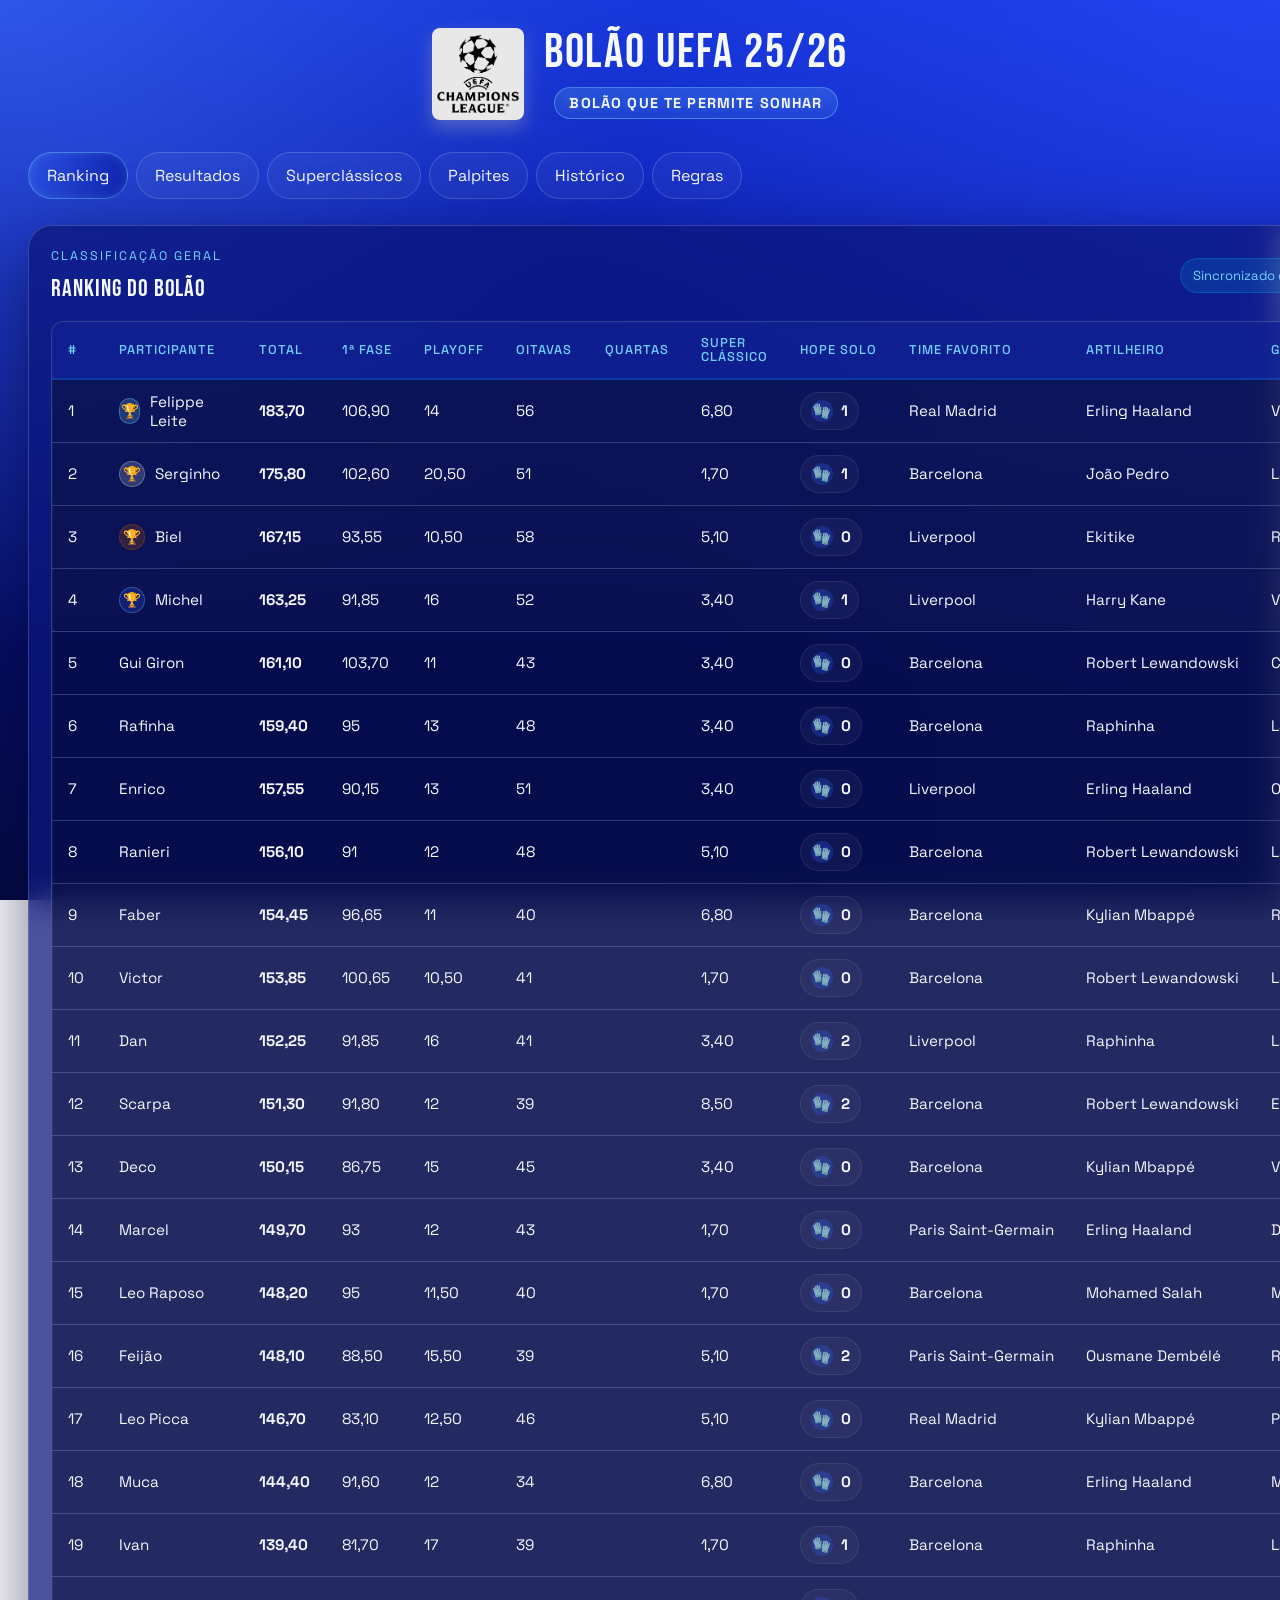
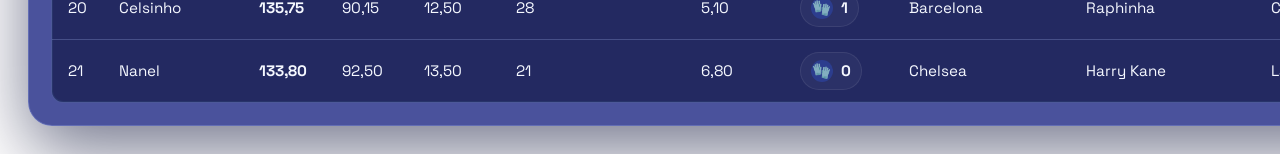
<file: index.html>
<!doctype html>
<html lang="pt-BR">
  <head>
    <meta charset="UTF-8" />
    <meta name="viewport" content="width=device-width, initial-scale=1.0" />
    <title>Bolão UEFA 25/26</title>
    <link rel="preconnect" href="https://fonts.googleapis.com" />
    <link rel="preconnect" href="https://fonts.gstatic.com" crossorigin />
    <link
      href="https://fonts.googleapis.com/css2?family=Bebas+Neue&family=Space+Grotesk:wght@400;500;700&display=swap"
      rel="stylesheet"
    />
    <link rel="stylesheet" href="./styles.css?v=41.0" />
  </head>
  <body>
    <div class="app-shell">
      <header class="topbar">
        <div class="brand-block">
          <img src="assets/champions-league-mark.png" alt="UEFA Champions League" class="brand-logo" />
          <div>
            <h1 class="brand-title">BOLÃO UEFA 25/26</h1>
            <p class="brand-subtitle brand-motto">BOLÃO QUE TE PERMITE SONHAR</p>
          </div>
        </div>
        <div class="topbar-actions">
          <div id="user-summary" class="user-mini"></div>
          <button id="logout-button" class="ghost-button topbar-button" type="button">Logout</button>
        </div>
      </header>

      <main class="layout">
        <aside class="sidebar">
          <section class="card">
            <h2>Premiações</h2>
            <div id="awards"></div>
          </section>

          <section class="card">
            <h2>Regras rápidas</h2>
            <ul class="compact-list" id="rules-list"></ul>
          </section>
        </aside>

        <section class="content">
          <section class="tabs-bar main-tabs-bar">
            <button id="tab-ranking" class="tab-button is-active" type="button">Ranking</button>
            <button id="tab-results" class="tab-button" type="button">Resultados</button>
            <button id="tab-superclassic" class="tab-button" type="button">Superclássicos</button>
            <button id="tab-predictions" class="tab-button" type="button">Palpites</button>
            <button id="tab-history" class="tab-button" type="button">Histórico</button>
            <button id="tab-rules" class="tab-button" type="button">Regras</button>
            <div class="mobile-tab-picker">
              <label class="sr-only" for="mobile-tab-select">Abrir aba</label>
              <select id="mobile-tab-select">
                <option value="ranking">Ranking</option>
                <option value="results">Resultados</option>
                <option value="superclassic">Superclássicos</option>
                <option value="predictions">Palpites</option>
                <option value="history">Histórico</option>
                <option value="rules">Regras</option>
              </select>
            </div>
          </section>

          <section id="panel-ranking" class="tab-panel is-active">

          <section class="card">
            <div class="section-heading">
              <div>
                <p class="eyebrow">Classificação geral</p>
                <h2>Ranking do bolão</h2>
              </div>
              <span class="tag">Sincronizado com a planilha oficial</span>
            </div>
            <div class="ranking-mobile-view-switch" role="group" aria-label="Alternar visualização do ranking">
              <button id="ranking-view-table-btn" class="tab-button is-active" type="button">Tabela</button>
              <button id="ranking-view-cards-btn" class="tab-button" type="button">Cards</button>
            </div>
            <div class="table-wrap">
              <table class="dashboard-table is-wide">
                <thead>
                  <tr>
                    <th>#</th>
                    <th>Participante</th>
                    <th>Total</th>
                    <th>1ª fase</th>
                    <th>Playoff</th>
                    <th>Oitavas</th>
                    <th>Quartas</th>
                    <th class="ranking-col-superclassic">
                      <span>Super</span>
                      <span>clássico</span>
                    </th>
                    <th>Hope Solo</th>
                    <th>Time favorito</th>
                    <th>Artilheiro</th>
                    <th>Garçom</th>
                  </tr>
                </thead>
                <tbody id="ranking-table"></tbody>
              </table>
            </div>
            <div id="ranking-cards" class="ranking-cards-mobile"></div>
          </section>

          </section>

          <section id="panel-results" class="tab-panel">
            <section class="card">
              <div class="section-heading">
                <div>
                  <p class="eyebrow">Situação Oficial</p>
                  <h2 style="display: flex; align-items: center; gap: 8px">
                    Top 8 da primeira fase
                  </h2>
                </div>
                <span class="tag">Atualizado da UEFA</span>
              </div>
              <div id="top-8-grid" class="top-8-grid"></div>
            </section>

            <section class="card">
              <div class="section-heading">
                <div>
                  <p class="eyebrow">Fechamento da temporada</p>
                  <h2>Campeão, Artilheiro e Garçom oficiais</h2>
                </div>
                <span class="tag">Consulta oficial via Forms</span>
              </div>
              <div id="tournament-outcome-panel" class="rules-panel"></div>
            </section>

            <section class="card">
              <div class="section-heading">
                <div>
                  <p class="eyebrow">Histórico de jogos</p>
                  <h2>Acompanhamento dos Resultados</h2>
                </div>
                <span class="tag">Rodada por Rodada</span>
              </div>
              <div id="results-tabs" class="predictions-tabs" style="margin-bottom: 24px;"></div>
              <div id="matches-list"></div>
            </section>
          </section>

          <section id="panel-superclassic" class="tab-panel">
            <section class="card">
              <div class="section-heading">
                <div>
                  <p class="eyebrow">Pontuação adicional</p>
                  <h2>Superclássicos</h2>
                </div>
                <span class="tag">Base inicial vinda do Forms salvo na pasta</span>
              </div>
              <div id="superclassic-panel" class="rules-panel"></div>
            </section>
          </section>

          <section id="panel-history" class="tab-panel">
            <section class="history-layout">
            <section class="card">
              <div class="section-heading">
                <div>
                  <p class="eyebrow">Memória do bolão</p>
                  <h2>Histórico dos últimos vencedores</h2>
                </div>
                <span class="tag">Base oficial do bolão</span>
              </div>
              <div class="table-wrap">
                <table class="dashboard-table is-wide">
                  <thead>
                    <tr>
                      <th>Temporada</th>
                      <th>Taça Guanabara</th>
                      <th>1º</th>
                      <th>2º</th>
                      <th>3º</th>
                      <th>4º</th>
                      <th>Participantes</th>
                    </tr>
                  </thead>
                  <tbody id="history-table"></tbody>
                </table>
              </div>
            </section>

            <section class="card hall-card">
              <div class="section-heading">
                <div>
                  <p class="eyebrow">Legado</p>
                  <h2>Hall da Fama</h2>
                </div>
              </div>
              <div id="hall-of-fame"></div>
            </section>
            </section>
          </section>

          <section id="panel-predictions" class="tab-panel">
            <section class="card">
              <div class="section-heading">
                <div>
                  <p class="eyebrow">Consulta estruturada</p>
                  <h2>Palpites da galera</h2>
                </div>
                <span class="tag">Consulta por participante até as oitavas</span>
              </div>
              <div id="predictions-consultation" class="predictions-consultation"></div>
            </section>


          </section>

          <section id="panel-rules" class="tab-panel">
            <section class="card">
              <div class="section-heading">
                <div>
                  <p class="eyebrow">Consulta oficial</p>
                  <h2>Regras do bolão</h2>
                </div>
                <span class="tag">Disponível para todos os participantes</span>
              </div>
              <div id="rules-panel" class="rules-panel"></div>
            </section>
          </section>
        </section>
      </main>
    </div>

    <div id="login-modal" class="login-modal hidden">
      <form id="login-form" class="login-card">
        <p class="eyebrow">Acesso livre</p>
        <h2>Identificar participante</h2>
        <p class="login-copy">
          No primeiro acesso, use a senha inicial comum do bolão. Antes de enviar palpites das
          quartas, a troca para senha pessoal é obrigatória.
        </p>
        <p id="login-mode-hint" class="muted"></p>
        <div id="login-email-group" class="input-group" style="margin-bottom: 12px; display: none">
          <label for="login-email">E-mail</label>
          <input type="email" id="login-email" placeholder="seuemail@exemplo.com" autocomplete="email" />
        </div>
        <div id="login-password-group" class="input-group" style="margin-bottom: 12px; display: none">
          <label for="login-password">Senha</label>
          <input type="password" id="login-password" placeholder="Digite sua senha" autocomplete="current-password" />
        </div>
        <button id="forgot-password-button" class="ghost-button" type="button" style="margin-top: 8px; display: none">
          Esqueci a senha
        </button>
        <div id="login-participant-group" class="input-group" style="margin-bottom:24px">
          <label for="login-user">Seu nome de palpiteiro</label>
          <input type="text" id="login-user" list="participant-list" placeholder="Digite ou selecione..." autocomplete="off" />
          <datalist id="participant-list"></datalist>
        </div>

        <button class="primary-button" type="submit">Continuar</button>
        <button id="skip-login-button" class="ghost-button" type="button">Entrar sem identificar</button>
        <p id="login-feedback" class="feedback"></p>
      </form>
    </div>

    <script src="./league-phase.js?v=30.0"></script>
    <script src="./api/ranking.js?v=40.0"></script>
    <script src="./api/matches.js?v=39.0"></script>
    <script src="./data.js?v=41.0"></script>
    <script src="./results-data.js?v=32.0"></script>
    <script src="./superclassicos.js?v=38.0"></script>
    <script src="./app.js?v=77.0"></script>
  </body>
</html>
</file>
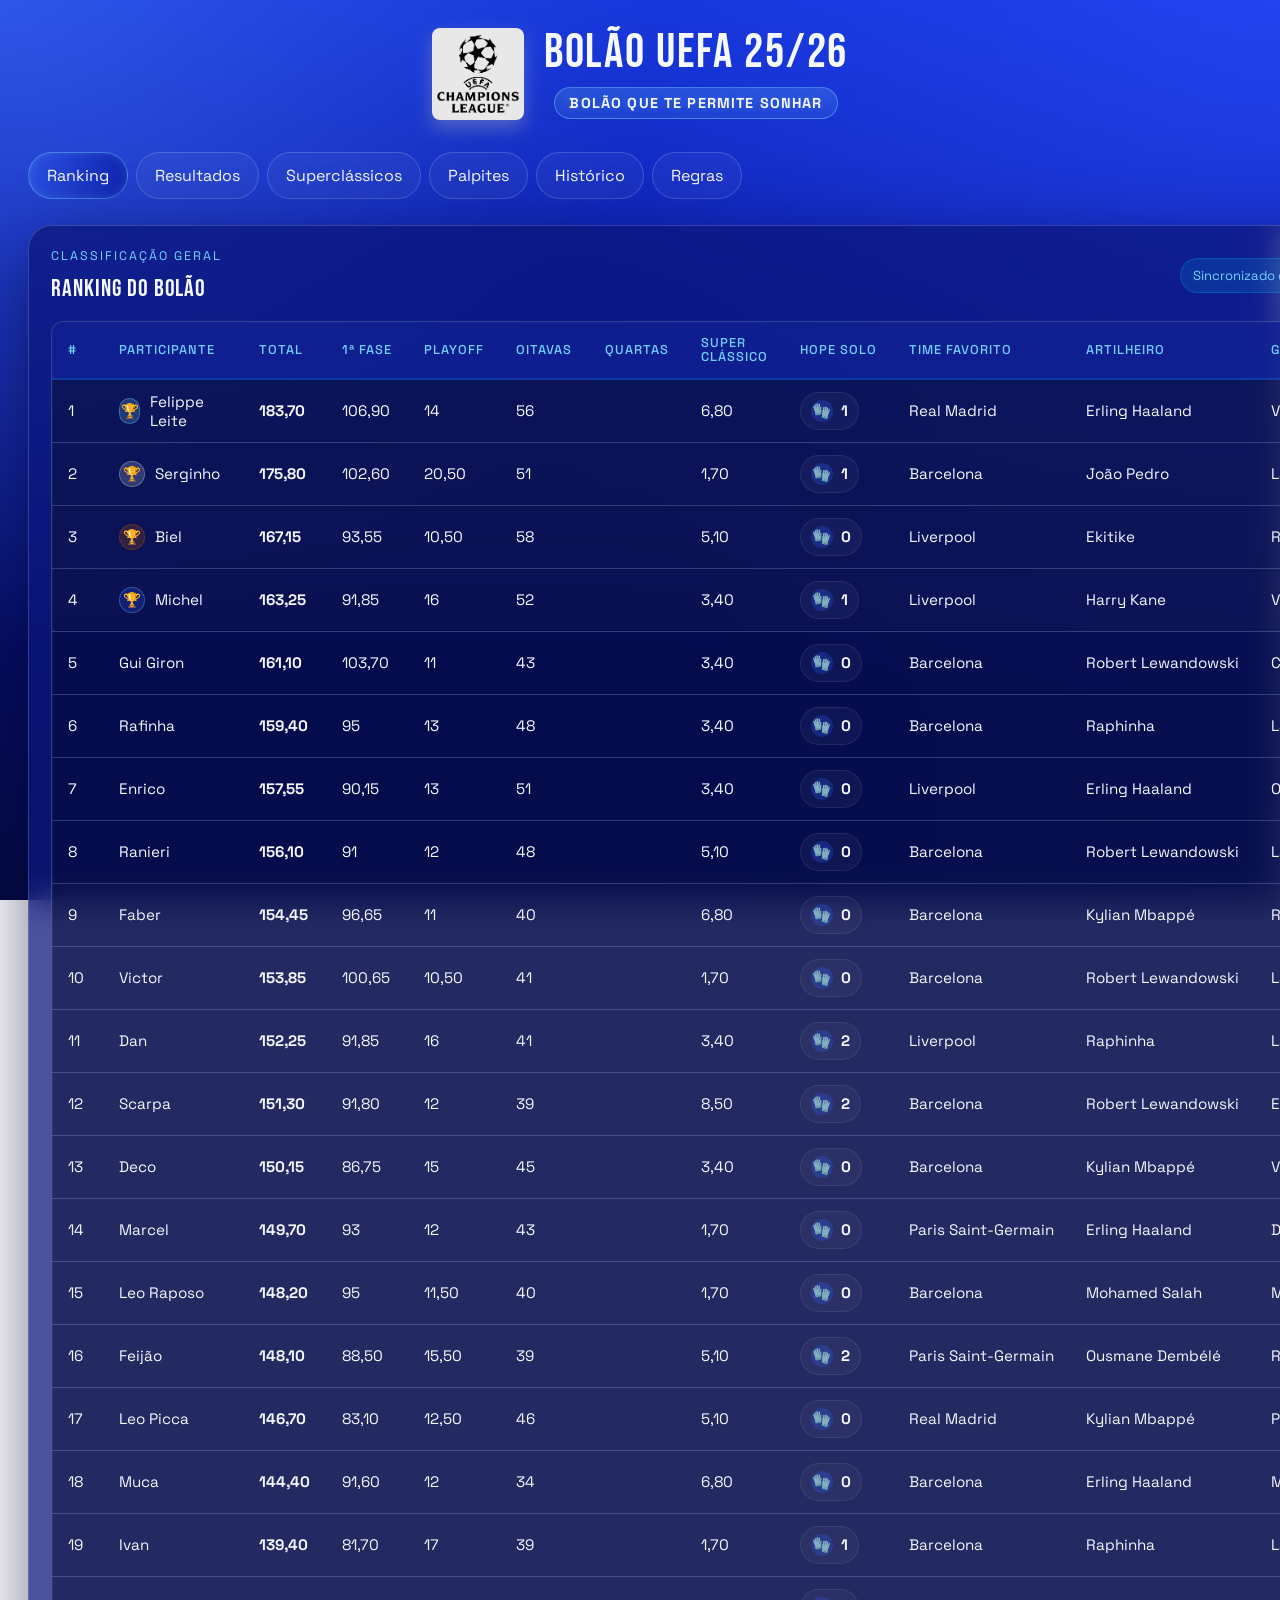
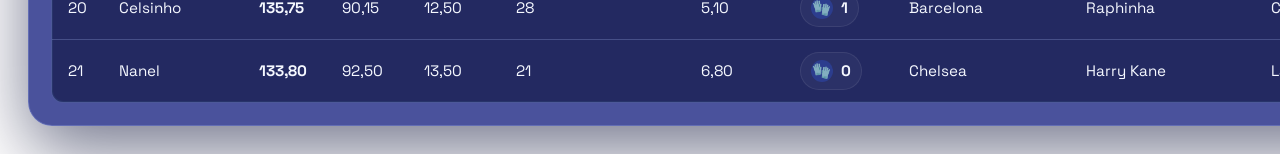
<file: login/index.html>
<!doctype html>
<html lang="pt-BR">
  <head>
    <meta charset="UTF-8" />
    <meta name="viewport" content="width=device-width, initial-scale=1.0" />
    <title>Bolão UEFA 25/26 • Login</title>
    <link rel="preconnect" href="https://fonts.googleapis.com" />
    <link rel="preconnect" href="https://fonts.gstatic.com" crossorigin />
    <link
      href="https://fonts.googleapis.com/css2?family=Bebas+Neue&family=Space+Grotesk:wght@400;500;700&display=swap"
      rel="stylesheet"
    />
    <link rel="stylesheet" href="../styles.css?v=41.0" />
  </head>
  <body>
    <div class="app-shell">
      <header class="topbar">
        <div class="brand-block">
          <img src="../assets/champions-league-mark.png" alt="UEFA Champions League" class="brand-logo" />
          <div>
            <h1 class="brand-title">BOLÃO UEFA 25/26</h1>
            <p class="brand-subtitle brand-motto">BOLÃO QUE TE PERMITE SONHAR</p>
          </div>
        </div>
        <div class="topbar-actions">
          <div id="user-summary" class="user-mini"></div>
          <button id="logout-button" class="ghost-button topbar-button" type="button">Logout</button>
        </div>
      </header>

      <main class="layout">
        <aside class="sidebar">
          <section class="card">
            <h2>Premiações</h2>
            <div id="awards"></div>
          </section>

          <section class="card">
            <h2>Regras rápidas</h2>
            <ul class="compact-list" id="rules-list"></ul>
          </section>
        </aside>

        <section class="content">
          <section class="tabs-bar main-tabs-bar">
            <button id="tab-ranking" class="tab-button is-active" type="button">Ranking</button>
            <button id="tab-results" class="tab-button" type="button">Resultados</button>
            <button id="tab-superclassic" class="tab-button" type="button">Superclássicos</button>
            <button id="tab-predictions" class="tab-button" type="button">Palpites</button>
            <button id="tab-history" class="tab-button" type="button">Histórico</button>
            <button id="tab-rules" class="tab-button" type="button">Regras</button>
            <div class="mobile-tab-picker">
              <label class="sr-only" for="mobile-tab-select">Abrir aba</label>
              <select id="mobile-tab-select">
                <option value="ranking">Ranking</option>
                <option value="results">Resultados</option>
                <option value="superclassic">Superclássicos</option>
                <option value="predictions">Palpites</option>
                <option value="history">Histórico</option>
                <option value="rules">Regras</option>
              </select>
            </div>
          </section>

          <section id="panel-ranking" class="tab-panel is-active">

          <section class="card">
            <div class="section-heading">
              <div>
                <p class="eyebrow">Classificação geral</p>
                <h2>Ranking do bolão</h2>
              </div>
              <span class="tag">Sincronizado com a planilha oficial</span>
            </div>
            <div class="ranking-mobile-view-switch" role="group" aria-label="Alternar visualização do ranking">
              <button id="ranking-view-table-btn" class="tab-button is-active" type="button">Tabela</button>
              <button id="ranking-view-cards-btn" class="tab-button" type="button">Cards</button>
            </div>
            <div class="table-wrap">
              <table class="dashboard-table is-wide">
                <thead>
                  <tr>
                    <th>#</th>
                    <th>Participante</th>
                    <th>Total</th>
                    <th>1ª fase</th>
                    <th>Playoff</th>
                    <th>Oitavas</th>
                    <th>Quartas</th>
                    <th class="ranking-col-superclassic">
                      <span>Super</span>
                      <span>clássico</span>
                    </th>
                    <th>Hope Solo</th>
                    <th>Time favorito</th>
                    <th>Artilheiro</th>
                    <th>Garçom</th>
                  </tr>
                </thead>
                <tbody id="ranking-table"></tbody>
              </table>
            </div>
            <div id="ranking-cards" class="ranking-cards-mobile"></div>
          </section>

          </section>

          <section id="panel-results" class="tab-panel">
            <section class="card">
              <div class="section-heading">
                <div>
                  <p class="eyebrow">Situação Oficial</p>
                  <h2 style="display: flex; align-items: center; gap: 8px">
                    Top 8 da primeira fase
                  </h2>
                </div>
                <span class="tag">Atualizado da UEFA</span>
              </div>
              <div id="top-8-grid" class="top-8-grid"></div>
            </section>

            <section class="card">
              <div class="section-heading">
                <div>
                  <p class="eyebrow">Fechamento da temporada</p>
                  <h2>Campeão, Artilheiro e Garçom oficiais</h2>
                </div>
                <span class="tag">Consulta oficial via Forms</span>
              </div>
              <div id="tournament-outcome-panel" class="rules-panel"></div>
            </section>

            <section class="card">
              <div class="section-heading">
                <div>
                  <p class="eyebrow">Histórico de jogos</p>
                  <h2>Acompanhamento dos Resultados</h2>
                </div>
                <span class="tag">Rodada por Rodada</span>
              </div>
              <div id="results-tabs" class="predictions-tabs" style="margin-bottom: 24px;"></div>
              <div id="matches-list"></div>
            </section>
          </section>

          <section id="panel-superclassic" class="tab-panel">
            <section class="card">
              <div class="section-heading">
                <div>
                  <p class="eyebrow">Pontuação adicional</p>
                  <h2>Superclássicos</h2>
                </div>
                <span class="tag">Base inicial vinda do Forms salvo na pasta</span>
              </div>
              <div id="superclassic-panel" class="rules-panel"></div>
            </section>
          </section>

          <section id="panel-history" class="tab-panel">
            <section class="history-layout">
            <section class="card">
              <div class="section-heading">
                <div>
                  <p class="eyebrow">Memória do bolão</p>
                  <h2>Histórico dos últimos vencedores</h2>
                </div>
                <span class="tag">Base oficial do bolão</span>
              </div>
              <div class="table-wrap">
                <table class="dashboard-table is-wide">
                  <thead>
                    <tr>
                      <th>Temporada</th>
                      <th>Taça Guanabara</th>
                      <th>1º</th>
                      <th>2º</th>
                      <th>3º</th>
                      <th>4º</th>
                      <th>Participantes</th>
                    </tr>
                  </thead>
                  <tbody id="history-table"></tbody>
                </table>
              </div>
            </section>

            <section class="card hall-card">
              <div class="section-heading">
                <div>
                  <p class="eyebrow">Legado</p>
                  <h2>Hall da Fama</h2>
                </div>
              </div>
              <div id="hall-of-fame"></div>
            </section>
            </section>
          </section>

          <section id="panel-predictions" class="tab-panel">
            <section class="card">
              <div class="section-heading">
                <div>
                  <p class="eyebrow">Participação</p>
                  <h2>Preencher palpites das quartas</h2>
                </div>
                <span class="tag">Fluxo paralelo via Supabase</span>
              </div>
              <form id="qf-predict-form"></form>
              <div id="qf-forms-panel"></div>
            </section>

            <section class="card">
              <div class="section-heading">
                <div>
                  <p class="eyebrow">Consulta estruturada</p>
                  <h2>Palpites da galera</h2>
                </div>
                <span class="tag">Consulta por participante até as oitavas</span>
              </div>
              <div id="predictions-consultation" class="predictions-consultation"></div>
            </section>


          </section>

          <section id="panel-rules" class="tab-panel">
            <section class="card">
              <div class="section-heading">
                <div>
                  <p class="eyebrow">Consulta oficial</p>
                  <h2>Regras do bolão</h2>
                </div>
                <span class="tag">Disponível para todos os participantes</span>
              </div>
              <div id="rules-panel" class="rules-panel"></div>
            </section>
          </section>
        </section>
      </main>
    </div>

    <div id="login-modal" class="login-modal hidden">
      <form id="login-form" class="login-card">
        <p class="eyebrow">Acesso livre</p>
        <h2>Identificar participante</h2>
        <p class="login-copy">
          No primeiro acesso, use a senha inicial comum do bolão. Antes de enviar palpites das
          quartas, a troca para senha pessoal é obrigatória.
        </p>
        <p id="login-mode-hint" class="muted"></p>
        <div id="login-email-group" class="input-group" style="margin-bottom: 12px; display: none">
          <label for="login-email">E-mail</label>
          <input type="email" id="login-email" placeholder="seuemail@exemplo.com" autocomplete="email" />
        </div>
        <div id="login-password-group" class="input-group" style="margin-bottom: 12px; display: none">
          <label for="login-password">Senha</label>
          <input type="password" id="login-password" placeholder="Digite sua senha" autocomplete="current-password" />
        </div>
        <button id="forgot-password-button" class="ghost-button" type="button" style="margin-top: 8px; display: none">
          Esqueci a senha
        </button>
        <div id="login-participant-group" class="input-group" style="margin-bottom:24px">
          <label for="login-user">Seu nome de palpiteiro</label>
          <input type="text" id="login-user" list="participant-list" placeholder="Digite ou selecione..." autocomplete="off" />
          <datalist id="participant-list"></datalist>
        </div>

        <button class="primary-button" type="submit">Continuar</button>
        <button id="skip-login-button" class="ghost-button" type="button">Entrar sem identificar</button>
        <p id="login-feedback" class="feedback"></p>
      </form>
    </div>

    <script src="../league-phase.js?v=30.0"></script>
    <script src="../api/ranking.js?v=40.0"></script>
    <script src="../api/matches.js?v=39.0"></script>
    <script src="../data.js?v=41.0"></script>
    <script src="./supabase-config.js?v=1.0"></script>
    <script src="../results-data.js?v=32.0"></script>
    <script src="../superclassicos.js?v=38.0"></script>
    <script src="../app.js?v=77.0"></script>
  </body>
</html>
</file>
<file: styles.css>
:root {
  --bg: #050d5c;
  --bg-soft: #1f3eff;
  --panel: rgba(12, 22, 122, 0.74);
  --panel-strong: rgba(22, 44, 188, 0.86);
  --line: rgba(178, 201, 255, 0.24);
  --text: #f5f8ff;
  --muted: #b7c8ff;
  --accent: #75d1ff;
  --accent-strong: #00ff87; /* Vibrant green for exact/success */
  --danger: #ff4757;
  --shadow: 0 24px 70px rgba(2, 8, 48, 0.55);
  --glass-blur: blur(16px);
}

* {
  box-sizing: border-box;
}

html {
  -webkit-text-size-adjust: 100%;
  text-size-adjust: 100%;
}

.sr-only {
  position: absolute;
  width: 1px;
  height: 1px;
  padding: 0;
  margin: -1px;
  overflow: hidden;
  clip: rect(0, 0, 0, 0);
  white-space: nowrap;
  border: 0;
}

body {
  margin: 0;
  min-height: 100vh;
  font-family: "Space Grotesk", sans-serif;
  color: var(--text);
  background:
    radial-gradient(circle at top left, rgba(83, 133, 255, 0.42), transparent 42%),
    radial-gradient(circle at top right, rgba(43, 77, 255, 0.6), transparent 52%),
    radial-gradient(circle at bottom right, rgba(117, 209, 255, 0.14), transparent 44%),
    linear-gradient(180deg, #1434d8 0%, #0b1ca6 34%, #060d62 72%, #040a42 100%);
  background-attachment: fixed;
}

button,
input,
select {
  font: inherit;
}

.app-shell {
  max-width: 1440px;
  margin: 0 auto;
  padding: 28px;
  --text: #f5f8ff;
  --muted: #b7c8ff;
}

/* Exceções pedidas: manter visual original nas abas Superclássicos e Palpites */
#panel-superclassic,
#panel-predictions {
  --text: #f5f8ff;
  --muted: #b7c8ff;
}

.topbar {
  display: flex;
  justify-content: center;
  align-items: center;
  flex-wrap: wrap;
  gap: 16px;
  margin-bottom: 32px;
  position: relative;
  text-align: center;
}

.user-mini {
  display: inline-flex;
  align-items: center;
  min-height: 38px;
  padding: 8px 12px;
  border: 1px solid var(--line);
  border-radius: 999px;
  background: rgba(255, 255, 255, 0.05);
  color: var(--text);
  font-size: 0.83rem;
}

.brand-block {
  display: flex;
  align-items: center;
  gap: 20px;
  margin: 0 auto;
}

.brand-logo {
  width: 92px;
  height: auto;
  display: block;
  border-radius: 8px;
  filter: invert(1) brightness(0.88) contrast(1.08);
  box-shadow: 0 8px 18px rgba(2, 8, 48, 0.28);
}

.brand-title {
  margin: 0;
  font-family: "Bebas Neue", sans-serif;
  font-weight: 400;
  font-size: clamp(2.4rem, 4vw, 3rem);
  line-height: 1;
  letter-spacing: 0.04em;
  color: var(--text);
}

.brand-subtitle {
  margin: 8px 0 0;
  font-size: 1rem;
  color: var(--muted);
}

.brand-motto {
  display: inline-flex;
  align-items: center;
  justify-content: center;
  margin-top: 10px;
  padding: 6px 14px;
  border-radius: 999px;
  border: 1px solid rgba(117, 209, 255, 0.42);
  background: linear-gradient(180deg, rgba(117, 209, 255, 0.2), rgba(117, 209, 255, 0.1));
  color: #f5f8ff;
  font-size: 0.9rem;
  font-weight: 700;
  letter-spacing: 0.08em;
  text-transform: uppercase;
  text-shadow: 0 0 10px rgba(117, 209, 255, 0.24);
}

.topbar-actions {
  display: flex;
  align-items: center;
  gap: 12px;
  position: absolute;
  right: 0;
  top: 50%;
  transform: translateY(-50%);
}

.topbar-button {
  margin-top: 0;
  padding: 10px 16px;
  font-size: 0.85rem;
  width: auto;
}

.hero-strip {
  margin-bottom: 20px;
}

.hero-copy-card {
  width: min(100%, 1040px);
  border: 1px solid var(--line);
  border-radius: 22px;
  background: linear-gradient(180deg, rgba(14, 32, 142, 0.8), rgba(7, 18, 88, 0.72));
  backdrop-filter: var(--glass-blur);
  -webkit-backdrop-filter: var(--glass-blur);
  box-shadow: var(--shadow);
  padding: 18px 20px;
  display: grid;
  gap: 10px;
}

.hero-copy-card h2 {
  margin: 0;
  font-family: "Bebas Neue", sans-serif;
  letter-spacing: 0.04em;
  font-weight: 400;
  font-size: clamp(1.35rem, 3.2vw, 2rem);
}

.hero {
  display: grid;
  grid-template-columns: 1.4fr 0.8fr;
  gap: 24px;
  align-items: stretch;
  margin-bottom: 24px;
}

.hero h1,
.sidebar h2,
.content h2,
.login-card h2 {
  margin: 0;
  font-family: "Bebas Neue", sans-serif;
  letter-spacing: 0.04em;
  font-weight: 400;
}

.hero h1 {
  font-size: clamp(3rem, 8vw, 5.8rem);
  line-height: 0.92;
  max-width: 9ch;
}

.competition-mark {
  width: 118px;
  margin-bottom: 14px;
}

.competition-logo {
  display: block;
  width: 100%;
  height: auto;
  filter: drop-shadow(0 18px 38px rgba(0, 212, 255, 0.14));
  object-fit: contain;
}

.hero-copy,
.panel-foot,
.login-copy,
.muted {
  color: var(--muted);
}

.hero-panel,
.card,
.login-card {
  background: var(--panel);
  backdrop-filter: var(--glass-blur);
  -webkit-backdrop-filter: var(--glass-blur);
  border: 1px solid var(--line);
  border-radius: 24px;
  box-shadow: var(--shadow);
  transition: transform 0.3s cubic-bezier(0.175, 0.885, 0.32, 1.275), box-shadow 0.3s ease;
}

.hero-panel:hover,
.card:hover {
  transform: translateY(-4px);
  box-shadow: 0 32px 80px rgba(0, 212, 255, 0.08), var(--shadow);
}

.hero-panel {
  padding: 24px;
  display: flex;
  flex-direction: column;
  justify-content: space-between;
}

.panel-label,
.eyebrow {
  margin: 0 0 10px;
  text-transform: uppercase;
  letter-spacing: 0.16em;
  font-size: 0.78rem;
  color: var(--accent);
}

.layout {
  display: grid;
  grid-template-columns: minmax(0, 1fr);
  gap: 24px;
}

.sidebar,
.content {
  display: grid;
  gap: 20px;
  align-content: start;
}

.sidebar {
  display: none;
}

.card {
  padding: 22px;
}

.user-card {
  position: sticky;
  top: 18px;
}

.ghost-button,
.primary-button {
  width: 100%;
  border: 0;
  border-radius: 16px;
  padding: 14px 18px;
  cursor: pointer;
  transition: transform 150ms ease, opacity 150ms ease;
}

.ghost-button {
  background: rgba(255, 255, 255, 0.06);
  color: var(--text);
  margin-top: 16px;
}

.primary-button {
  background: linear-gradient(90deg, #86dcff, #2a67ff);
  color: #021133;
  font-weight: 700;
  box-shadow: 0 4px 15px rgba(42, 103, 255, 0.42);
}

.ghost-button:hover,
.primary-button:hover {
  transform: translateY(-1px);
}

.cards-grid {
  display: grid;
  grid-template-columns: repeat(4, minmax(0, 1fr));
  gap: 16px;
}

.tabs-bar {
  display: flex;
  gap: 8px;
  overflow-x: auto;
  padding-bottom: 6px;
  -webkit-overflow-scrolling: touch;
  scrollbar-width: none;
}
.tabs-bar::-webkit-scrollbar {
  display: none;
}

.main-tabs-bar {
  scroll-snap-type: x proximity;
}

.main-tabs-bar .tab-button {
  scroll-snap-align: start;
}

.main-tabs-bar .mobile-tab-picker {
  display: none;
}

.mobile-tab-picker select {
  width: 100%;
  border-radius: 14px;
}

.tab-button {
  border: 1px solid var(--line);
  background: rgba(255, 255, 255, 0.04);
  color: var(--text);
  border-radius: 999px;
  padding: 12px 18px;
  cursor: pointer;
  transition: background 150ms ease, transform 150ms ease;
}

.tab-button.is-active {
  background: linear-gradient(90deg, rgba(55, 102, 255, 0.34), rgba(11, 28, 166, 0.74));
  border-color: rgba(117, 209, 255, 0.44);
  box-shadow: inset 0 0 10px rgba(117, 209, 255, 0.18);
}

.tab-button:hover {
  transform: translateY(-1px);
}

.tab-panel {
  display: none;
  gap: 20px;
}

.tab-panel.is-active {
  display: grid;
}

.history-layout {
  display: grid;
  gap: 20px;
}

.rules-panel,
.results-phases {
  display: grid;
  gap: 18px;
}

.league-phase-grid {
  display: grid;
  grid-template-columns: repeat(3, minmax(0, 1fr));
  gap: 12px;
}

.superclassic-submissions {
  display: grid;
  grid-template-columns: repeat(2, minmax(0, 1fr));
  gap: 12px;
}

.league-row-card {
  display: grid;
  gap: 6px;
  padding: 14px;
  border-radius: 18px;
  border: 1px solid var(--line);
  background: rgba(255, 255, 255, 0.03);
}

.rules-card,
.phase-block {
  border: 1px solid var(--line);
  border-radius: 22px;
  padding: 18px;
  background: rgba(255, 255, 255, 0.02);
}

.rules-card h3,
.phase-block h3 {
  margin: 0 0 14px;
  font-family: "Bebas Neue", sans-serif;
  letter-spacing: 0.04em;
  font-weight: 400;
  font-size: 1.7rem;
}

.rules-detail-list {
  margin: 0;
  padding-left: 18px;
  display: grid;
  gap: 10px;
  color: var(--muted);
}

.phase-block-header {
  display: flex;
  justify-content: space-between;
  align-items: center;
  gap: 12px;
  margin-bottom: 18px;
}

.predictions-gallery {
  display: grid;
  grid-template-columns: repeat(2, minmax(0, 1fr));
  gap: 16px;
}

.predictions-consultation {
  display: grid;
  gap: 16px;
}

.predictions-subtabs {
  display: flex;
  flex-wrap: nowrap;
  gap: 8px;
  overflow-x: auto;
  -webkit-overflow-scrolling: touch;
  scrollbar-width: thin;
}

.predictions-subtabs--framed {
  border-bottom: 1px solid var(--line);
  padding-bottom: 8px;
}

.predictions-tab-button {
  border: 1px solid transparent;
  border-radius: 999px;
  background: rgba(255, 255, 255, 0.04);
  color: var(--muted);
  padding: 8px 14px;
  font-size: 0.85rem;
  font-weight: 600;
  white-space: nowrap;
  cursor: pointer;
}

.predictions-tab-button:hover {
  border-color: rgba(255, 255, 255, 0.18);
}

.predictions-tab-button.is-active {
  background: rgba(55, 102, 255, 0.26);
  border-color: rgba(117, 209, 255, 0.4);
  color: var(--text);
}

.predictions-export-actions {
  display: flex;
  gap: 10px;
  flex-wrap: wrap;
  margin: 4px 0 6px;
}

.predictions-export-actions .ghost-button {
  width: auto;
  margin-top: 0;
  min-width: 190px;
  padding: 10px 14px;
  border-radius: 12px;
}

.predictions-export-actions .ghost-button:disabled {
  opacity: 0.5;
  cursor: not-allowed;
}

.predictions-export-hint {
  margin: 0;
  font-size: 0.84rem;
}

.predictions-matrix-section {
  display: grid;
  gap: 12px;
}

.predictions-section-title {
  margin: 4px 0 0;
  color: var(--text);
  font-size: 1rem;
  letter-spacing: 0.03em;
}

.table-wrapper {
  overflow-x: auto;
  border-radius: 12px;
  border: 1px solid var(--line);
  max-width: 100%;
  -webkit-overflow-scrolling: touch;
  background: rgba(5, 12, 76, 0.42);
  box-shadow: inset 0 0 0 1px rgba(117, 209, 255, 0.08);
}

.predictions-matrix-table {
  width: 100%;
  min-width: 740px;
  border-collapse: collapse;
  text-align: center;
  background: rgba(0, 0, 0, 0.2);
}

.predictions-matrix-table th {
  background: rgba(22, 44, 188, 0.5);
  color: var(--text);
  padding: 12px 10px;
  border: 1px solid var(--line);
  font-weight: 600;
  font-size: 0.78rem;
  letter-spacing: 0.04em;
  text-transform: uppercase;
  vertical-align: top;
}

.predictions-matrix-table td {
  padding: 10px 8px;
  border: 1px solid var(--line);
  color: #ecf3ff;
  font-weight: 600;
  background: rgba(255, 255, 255, 0.015);
}

.predictions-matrix-table tr:nth-child(even) td {
  background: rgba(255, 255, 255, 0.03);
}

.predictions-matrix-table td.participant-name {
  text-align: left;
  font-weight: 700;
  background: rgba(8, 20, 90, 0.96);
  position: sticky;
  left: 0;
  z-index: 2;
  min-width: 180px;
}

.predictions-column-subtitle {
  font-size: 0.68rem;
  color: var(--muted);
  margin-bottom: 6px;
}

.predictions-column-title {
  margin-bottom: 8px;
  color: var(--text);
  font-size: 0.88rem;
  text-transform: none;
  letter-spacing: 0.01em;
}

.predictions-column-official {
  display: inline-flex;
  align-items: center;
  justify-content: center;
  padding: 4px 10px;
  border-radius: 999px;
  border: 1px solid rgba(117, 209, 255, 0.34);
  background: rgba(36, 84, 255, 0.2);
  color: #e3f4ff;
  font-size: 0.74rem;
  letter-spacing: 0.02em;
}

.predictions-participant-cell {
  display: inline-flex;
  align-items: center;
  gap: 8px;
}

.predictions-participant-avatar {
  width: 24px;
  height: 24px;
  border-radius: 999px;
  display: inline-flex;
  align-items: center;
  justify-content: center;
  background: rgba(255, 255, 255, 0.12);
  font-size: 0.72rem;
}

.predictions-matrix-table td.hit-exact {
  background: rgba(0, 255, 135, 0.18) !important;
  color: #d8f3dc;
}

.predictions-matrix-table td.hit-trend {
  background: rgba(117, 209, 255, 0.18) !important;
  color: #f5f8ff;
}

.predictions-cell-mark {
  display: block;
  margin-top: 4px;
  font-size: 0.64rem;
  letter-spacing: 0.05em;
  text-transform: uppercase;
}

.predictions-cell-mark.exact {
  color: #93ecbd;
}

.predictions-cell-mark.trend {
  color: #cfe2ff;
}

.predictions-mobile-board {
  display: none;
  gap: 12px;
}

.prediction-mobile-match {
  border: 1px solid var(--line);
  border-radius: 16px;
  padding: 12px;
  background: rgba(255, 255, 255, 0.03);
  display: grid;
  gap: 10px;
}

.prediction-mobile-head {
  display: grid;
  gap: 6px;
}

.prediction-mobile-stats {
  display: flex;
  flex-wrap: wrap;
  gap: 8px;
}

.prediction-mobile-stat {
  display: inline-flex;
  align-items: center;
  border-radius: 999px;
  padding: 4px 10px;
  font-size: 0.68rem;
  letter-spacing: 0.04em;
  text-transform: uppercase;
  border: 1px solid rgba(255, 255, 255, 0.18);
  background: rgba(255, 255, 255, 0.05);
  color: #e8f2ff;
}

.prediction-mobile-stat.exact {
  border-color: rgba(0, 255, 135, 0.34);
  background: rgba(0, 255, 135, 0.14);
  color: #9af4c4;
}

.prediction-mobile-stat.trend {
  border-color: rgba(117, 209, 255, 0.35);
  background: rgba(117, 209, 255, 0.18);
  color: #f5f8ff;
}

.prediction-mobile-stat.neutral {
  border-color: rgba(255, 255, 255, 0.2);
  background: rgba(255, 255, 255, 0.06);
  color: #d5e5ff;
}

.prediction-mobile-group {
  display: grid;
  gap: 8px;
}

.prediction-mobile-group-title {
  margin: 0;
  font-size: 0.78rem;
  letter-spacing: 0.08em;
  text-transform: uppercase;
  color: var(--muted);
}

.prediction-mobile-empty-hit {
  margin: 0;
  font-size: 0.82rem;
}

.prediction-mobile-list {
  list-style: none;
  margin: 0;
  padding: 0;
  display: grid;
  gap: 8px;
}

.prediction-mobile-row {
  border: 1px solid rgba(255, 255, 255, 0.1);
  border-radius: 12px;
  padding: 8px 10px;
  display: grid;
  grid-template-columns: minmax(0, 1fr) auto;
  gap: 8px;
  align-items: center;
  background: rgba(0, 0, 0, 0.2);
}

.prediction-mobile-row.is-exact {
  border-color: rgba(0, 255, 135, 0.32);
  background: rgba(0, 255, 135, 0.12);
}

.prediction-mobile-row.is-trend {
  border-color: rgba(117, 209, 255, 0.36);
  background: rgba(117, 209, 255, 0.16);
}

.prediction-mobile-row.is-neutral {
  border-color: rgba(255, 255, 255, 0.12);
  background: rgba(255, 255, 255, 0.04);
}

.prediction-mobile-name {
  font-size: 0.9rem;
  color: var(--text);
}

.prediction-mobile-pick {
  font-size: 0.95rem;
  font-weight: 700;
  color: #eaf2ff;
}

.prediction-mobile-details {
  border: 1px dashed rgba(255, 255, 255, 0.18);
  border-radius: 12px;
  padding: 8px 10px;
  background: rgba(255, 255, 255, 0.03);
}

.prediction-mobile-details summary {
  cursor: pointer;
  font-size: 0.8rem;
  color: var(--muted);
  list-style: none;
}

.prediction-mobile-details summary::-webkit-details-marker {
  display: none;
}

.prediction-mobile-details summary::after {
  content: " ▾";
}

.prediction-mobile-details[open] summary::after {
  content: " ▴";
}

.prediction-mobile-details .prediction-mobile-list {
  margin-top: 8px;
}

.prediction-mobile-list.is-secondary .prediction-mobile-row {
  opacity: 0.9;
}

.empty-state {
  border: 1px dashed rgba(255, 255, 255, 0.2);
  border-radius: 14px;
  padding: 16px;
  text-align: center;
  color: var(--muted);
}

.prediction-consult-card {
  border: 1px solid var(--line);
  border-radius: 22px;
  padding: 18px;
  background: linear-gradient(180deg, rgba(12, 30, 136, 0.96), rgba(6, 15, 82, 0.94));
  display: grid;
  gap: 16px;
}

.prediction-consult-header {
  display: flex;
  justify-content: space-between;
  gap: 12px;
  align-items: center;
}

.prediction-consult-sections {
  display: grid;
  grid-template-columns: repeat(2, minmax(0, 1fr));
  gap: 16px;
}

.prediction-consult-block {
  display: grid;
  gap: 12px;
}

.prediction-consult-block h3 {
  margin: 0;
  font-family: "Bebas Neue", sans-serif;
  letter-spacing: 0.04em;
  font-weight: 400;
  font-size: 1.5rem;
}

.compact-table th,
.compact-table td {
  padding: 10px 12px;
  font-size: 0.9rem;
  vertical-align: top;
}

.prediction-card {
  border: 1px solid var(--line);
  border-radius: 22px;
  overflow: hidden;
  background: linear-gradient(180deg, rgba(12, 30, 136, 0.96), rgba(6, 15, 82, 0.94));
}

.prediction-card-body {
  padding: 16px;
  display: grid;
  gap: 10px;
}

.prediction-card img {
  width: 100%;
  display: block;
  background: #fff;
}

.result-chip-row {
  display: flex;
  flex-wrap: wrap;
  gap: 8px;
}

.result-chip {
  display: inline-flex;
  align-items: center;
  padding: 8px 10px;
  border-radius: 999px;
  font-size: 0.8rem;
  border: 1px solid rgba(255, 255, 255, 0.1);
  background: rgba(255, 255, 255, 0.04);
  color: var(--text);
}

.result-chip.hit {
  background: rgba(59, 201, 114, 0.14);
  border-color: rgba(59, 201, 114, 0.26);
  color: #d8f3dc;
}

.result-chip.miss {
  background: rgba(255, 107, 107, 0.14);
  border-color: rgba(255, 107, 107, 0.26);
  color: #ffd8d8;
}

.result-chip.exact {
  background: rgba(59, 201, 114, 0.14);
  border-color: rgba(59, 201, 114, 0.26);
  color: #d8f3dc;
}

.result-chip.trend {
  background: rgba(117, 209, 255, 0.16);
  border-color: rgba(117, 209, 255, 0.3);
  color: #f5f8ff;
}

.prediction-highlights {
  display: grid;
  gap: 10px;
  margin-top: 6px;
  padding-top: 12px;
  border-top: 1px solid rgba(255, 255, 255, 0.08);
}

.prediction-highlight-block {
  display: grid;
  gap: 8px;
}

.prediction-highlight-label {
  font-size: 0.78rem;
  text-transform: uppercase;
  letter-spacing: 0.12em;
  color: var(--muted);
}

.prediction-highlight-list {
  display: flex;
  flex-wrap: wrap;
  gap: 8px;
}

.stat-card {
  padding: 18px;
  border-radius: 22px;
  background: linear-gradient(180deg, rgba(24, 52, 182, 0.88), rgba(7, 18, 88, 0.92));
  border: 1px solid var(--line);
}

.stat-card strong {
  display: block;
  font-size: 2rem;
  margin-top: 8px;
}

.section-heading {
  display: flex;
  justify-content: space-between;
  align-items: center;
  gap: 12px;
  margin-bottom: 18px;
}

.tag,
.status-pill {
  display: inline-flex;
  align-items: center;
  gap: 8px;
  padding: 8px 12px;
  border-radius: 999px;
  background: rgba(0, 212, 255, 0.12);
  border: 1px solid rgba(0, 212, 255, 0.2);
  color: var(--accent);
  font-size: 0.82rem;
}

.table-wrap {
  overflow-x: auto;
  border-radius: 12px;
  border: 1px solid var(--line);
  margin-top: 8px;
  background: rgba(5, 12, 76, 0.42);
  box-shadow: inset 0 0 0 1px rgba(117, 209, 255, 0.08);
}

table {
  width: 100%;
  border-collapse: separate;
  border-spacing: 0;
}

.dashboard-table {
  background: rgba(0, 0, 0, 0.2);
}

.dashboard-table.is-wide {
  min-width: 980px;
}

.dashboard-table th {
  background: rgba(22, 44, 188, 0.56);
  color: var(--accent);
  font-weight: 500;
  text-transform: uppercase;
  letter-spacing: 0.08em;
  font-size: 0.8rem;
  padding: 14px 16px;
  text-align: left;
  border-bottom: 2px solid rgba(0, 212, 255, 0.15);
}

.dashboard-table tbody tr {
  transition: background 150ms ease;
}

.dashboard-table tbody tr:hover {
  background: rgba(255, 255, 255, 0.05);
}

.dashboard-table td {
  padding: 12px 16px;
  border-bottom: 1px solid var(--line);
  color: var(--text);
  font-size: 0.95rem;
  vertical-align: middle;
}

#panel-ranking .ranking-col-superclassic {
  width: 84px;
  min-width: 84px;
  white-space: normal;
  line-height: 1.08;
}

#panel-ranking .ranking-col-superclassic span {
  display: block;
}

#panel-ranking .dashboard-table th,
#panel-ranking .dashboard-table td {
  white-space: nowrap;
}

#panel-ranking .dashboard-table th:nth-child(2),
#panel-ranking .dashboard-table td:nth-child(2) {
  white-space: normal;
  min-width: 140px;
}

#panel-ranking .dashboard-table td:nth-child(8) {
  width: 84px;
  min-width: 84px;
  white-space: nowrap;
}

.dashboard-table tbody tr:last-child td {
  border-bottom: none;
}

thead th {
  color: var(--muted);
  font-size: 0.84rem;
  text-transform: uppercase;
  letter-spacing: 0.08em;
}

.name-cell {
  display: inline-flex;
  align-items: center;
  gap: 10px;
}

.hope-solo-cell {
  display: inline-flex;
  align-items: center;
  gap: 8px;
  padding: 7px 10px;
  border-radius: 999px;
  background: rgba(255, 255, 255, 0.04);
  border: 1px solid rgba(255, 255, 255, 0.08);
}

.glove-mark {
  display: inline-flex;
  align-items: center;
  justify-content: center;
  width: 22px;
  height: 22px;
  border-radius: 999px;
  background: rgba(46, 96, 255, 0.26);
}

.prize-mark {
  display: inline-flex;
  align-items: center;
  justify-content: center;
  width: 26px;
  height: 26px;
  border-radius: 999px;
  font-size: 0.9rem;
  background: rgba(255, 255, 255, 0.06);
  border: 1px solid rgba(255, 255, 255, 0.08);
}

.prize-gold {
  background: rgba(117, 209, 255, 0.2);
  border-color: rgba(117, 209, 255, 0.34);
}

.prize-silver {
  background: rgba(203, 213, 225, 0.2);
  border-color: rgba(203, 213, 225, 0.32);
}

.prize-bronze {
  background: rgba(180, 83, 9, 0.22);
  border-color: rgba(180, 83, 9, 0.34);
}

.prize-top4 {
  background: rgba(46, 96, 255, 0.2);
  border-color: rgba(117, 209, 255, 0.3);
}

.row-award td {
  background: rgba(255, 255, 255, 0.02);
}

.ranking-mobile-view-switch {
  display: none;
}

.ranking-cards-mobile {
  display: none;
  gap: 10px;
}

.ranking-mobile-card {
  border-radius: 14px;
  border: 1px solid rgba(117, 209, 255, 0.22);
  background: linear-gradient(180deg, rgba(12, 30, 136, 0.92), rgba(6, 15, 82, 0.9));
  padding: 12px;
  display: grid;
  gap: 8px;
}

.ranking-mobile-card.is-award {
  border-color: rgba(117, 209, 255, 0.44);
  box-shadow: 0 10px 22px rgba(2, 8, 48, 0.26);
}

.ranking-mobile-card-head {
  display: flex;
  align-items: center;
  justify-content: space-between;
}

.ranking-mobile-position {
  font-weight: 800;
  font-size: 1.08rem;
  letter-spacing: 0.02em;
  color: #ffd166;
  text-shadow: 0 0 10px rgba(255, 209, 102, 0.2);
}

.ranking-mobile-card h3 {
  margin: 0;
  font-size: 1.16rem;
  font-weight: 800;
  line-height: 1.25;
  color: #ffe7ad;
  text-shadow: 0 0 10px rgba(255, 209, 102, 0.2);
}

.ranking-mobile-total {
  margin: 0;
  font-weight: 700;
  font-size: 1rem;
}

.ranking-mobile-breakdown {
  display: grid;
  gap: 6px;
  grid-template-columns: repeat(2, minmax(0, 1fr));
}

.ranking-mobile-breakdown span,
.ranking-mobile-extra span,
.ranking-mobile-picks span {
  display: grid;
  gap: 2px;
  font-size: 0.85rem;
  color: var(--muted);
}

.ranking-mobile-breakdown strong,
.ranking-mobile-extra strong,
.ranking-mobile-picks strong {
  color: var(--text);
  font-size: 0.72rem;
  text-transform: uppercase;
  letter-spacing: 0.06em;
}

.ranking-mobile-extra,
.ranking-mobile-picks {
  display: grid;
  gap: 6px;
}

.matches-grid {
  display: grid;
  grid-template-columns: repeat(2, minmax(0, 1fr));
  gap: 16px;
}

.results-tabs {
  margin-bottom: 24px;
  border-bottom: 1px solid var(--line);
  padding-bottom: 12px;
}

.results-summary {
  margin-bottom: 24px;
  text-align: center;
}

.results-summary h3 {
  margin: 0 0 8px;
}

.results-phase-block {
  display: grid;
  gap: 18px;
  margin-bottom: 28px;
}

.results-source-note {
  margin: 12px 0 0;
}

.results-source-note a {
  color: var(--accent);
}

.top-8-grid,
.qualified-grid {
  display: grid;
  grid-template-columns: repeat(4, minmax(0, 1fr));
  gap: 14px;
}

.qualified-card {
  display: grid;
  justify-items: center;
  gap: 10px;
  padding: 18px 14px;
  border-radius: 20px;
  border: 1px solid var(--line);
  background: linear-gradient(180deg, rgba(18, 38, 160, 0.96), rgba(7, 16, 86, 0.94));
  text-align: center;
}

.qualified-card strong {
  font-size: 0.95rem;
}

.match-card {
  border-radius: 22px;
  padding: 18px;
  border: 1px solid var(--line);
  background: linear-gradient(180deg, rgba(12, 30, 136, 0.96), rgba(6, 15, 82, 0.94));
}

.match-card.is-superclassic,
.league-row-card.is-superclassic {
  border-color: rgba(117, 209, 255, 0.48);
  box-shadow: 0 0 0 1px rgba(117, 209, 255, 0.16), 0 18px 40px rgba(117, 209, 255, 0.12);
  background:
    radial-gradient(circle at top right, rgba(117, 209, 255, 0.18), transparent 28%),
    linear-gradient(180deg, rgba(20, 44, 166, 0.98), rgba(7, 18, 88, 0.96));
}

.match-header,
.teams,
.scoreline,
.prediction-row,
.classification-grid {
  display: grid;
  gap: 12px;
}

.match-header,
.teams,
.scoreline {
  grid-template-columns: 1fr auto;
  align-items: center;
}

.scoreline strong {
  font-size: 2rem;
}

.teams span:last-child,
.scoreline strong:last-child {
  text-align: right;
}

.team-line {
  display: inline-flex;
  align-items: center;
  gap: 10px;
}

.team-line.right {
  justify-self: end;
}

.match-header-tags,
.superclassic-card-header {
  display: inline-flex;
  align-items: center;
  gap: 10px;
  justify-self: end;
  flex-wrap: wrap;
}

.match-card-note {
  margin: 0;
}

.team-badge {
  width: 42px;
  height: 50px;
  display: inline-block;
  flex: 0 0 auto;
}

.team-badge.sm {
  width: 28px;
  height: 34px;
}

.team-badge.lg {
  width: 48px;
  height: 58px;
}

.team-badge svg {
  width: 100%;
  height: 100%;
  display: block;
}

.team-badge img {
  width: 100%;
  height: 100%;
  object-fit: contain;
  display: block;
  filter: drop-shadow(0 8px 18px rgba(0, 0, 0, 0.32));
}

.team-fallback {
  width: 100%;
  height: 100%;
  display: grid;
  place-items: center;
  border-radius: 16px;
  background: linear-gradient(180deg, rgba(0, 212, 255, 0.18), rgba(0, 212, 255, 0.06));
  border: 1px solid rgba(255, 255, 255, 0.12);
  color: var(--text);
  font-size: 0.75rem;
  font-weight: 700;
}

.status-live {
  color: #eaf2ff;
  background: rgba(117, 209, 255, 0.14);
  border-color: rgba(117, 209, 255, 0.28);
}

.status-finished {
  color: #d8f3dc;
  background: rgba(59, 201, 114, 0.12);
  border-color: rgba(59, 201, 114, 0.22);
}

.status-upcoming {
  color: #c4d7ff;
  background: rgba(92, 137, 255, 0.12);
  border-color: rgba(92, 137, 255, 0.22);
}

.compact-list {
  margin: 0;
  padding-left: 18px;
  color: var(--muted);
  display: grid;
  gap: 10px;
}

.predictions-form {
  display: grid;
  gap: 22px;
}

.qf-form-shell {
  display: grid;
  gap: 22px;
}

.qf-toolbar {
  display: flex;
  justify-content: space-between;
  gap: 16px;
  align-items: center;
}

.qf-clear-button {
  width: auto;
  margin-top: 0;
}

.qf-match-card {
  gap: 16px;
}

.qf-legs {
  display: grid;
  gap: 12px;
}

.qf-leg-row {
  display: flex;
  justify-content: space-between;
  gap: 12px;
  align-items: center;
}

.qf-leg-label {
  min-width: 52px;
  font-size: 0.9rem;
  color: var(--muted);
}

.qf-score-inputs {
  display: inline-flex;
  align-items: center;
  gap: 8px;
}

.qf-score-input {
  width: 56px;
  padding: 10px 8px;
  text-align: center;
}

.qf-actions-block {
  gap: 10px;
}

.form-block {
  border: 1px solid var(--line);
  border-radius: 22px;
  padding: 18px;
  background: rgba(255, 255, 255, 0.02);
}

.closing-audit-block {
  margin-top: 18px;
  padding-top: 14px;
  border-top: 1px solid rgba(255, 255, 255, 0.08);
  display: grid;
  gap: 10px;
}

.closing-audit-block h3 {
  margin: 0;
  font-size: 1rem;
  color: var(--text);
}

.closing-audit-table-wrap {
  margin-top: 2px;
}

.closing-audit-table td {
  white-space: nowrap;
}

.prediction-row {
  grid-template-columns: minmax(0, 1fr) 88px 88px;
  align-items: end;
  padding: 12px 0;
  border-bottom: 1px solid var(--line);
}

.prediction-row:last-child {
  border-bottom: 0;
}

.prediction-row label,
.classification-grid label,
.login-card label {
  display: grid;
  gap: 8px;
  color: var(--muted);
  font-size: 0.92rem;
}

input,
select {
  width: 100%;
  padding: 12px 14px;
  border-radius: 14px;
  border: 1px solid rgba(255, 255, 255, 0.08);
  background: rgba(255, 255, 255, 0.05);
  color: var(--text);
  transition: border-color 150ms ease, box-shadow 150ms ease, background 150ms ease;
}

input:focus,
select:focus {
  outline: none;
  border-color: rgba(0, 212, 255, 0.6);
  box-shadow: 0 0 0 3px rgba(0, 212, 255, 0.15);
  background: rgba(255, 255, 255, 0.08);
}

input:disabled,
select:disabled {
  cursor: not-allowed;
  opacity: 0.7;
}

option {
  background: #08165f;
}

.classification-grid {
  grid-template-columns: repeat(2, minmax(0, 1fr));
}

.form-actions {
  display: flex;
  justify-content: flex-end;
}

.feedback {
  min-height: 22px;
  color: var(--danger);
}

.success {
  color: #74f1b2;
}

.login-modal {
  position: fixed;
  inset: 0;
  z-index: 1000;
  display: grid;
  place-items: center;
  background: rgba(3, 10, 48, 0.72);
  backdrop-filter: blur(10px);
  padding: 20px;
}

.login-card {
  width: min(100%, 460px);
  padding: 28px;
}

.hidden {
  display: none !important;
}

.award {
  padding: 12px 0;
  border-bottom: 1px solid var(--line);
}

.award:last-child {
  border-bottom: 0;
}

.hall-fame-table td {
  white-space: nowrap;
}

.superclassic-matrix-table {
  min-width: 980px;
}

.superclassic-table-desktop {
  display: block;
}

.superclassic-mobile-board {
  display: none;
  gap: 12px;
}

.hall-champion-pill {
  display: inline-flex;
  align-items: center;
  gap: 6px;
  padding: 6px 10px;
  border-radius: 999px;
  background: rgba(117, 209, 255, 0.16);
  border: 1px solid rgba(117, 209, 255, 0.34);
  color: #f5f8ff;
  font-weight: 700;
}

.superclassic-chip {
  display: inline-flex;
  align-items: center;
  justify-content: center;
  padding: 7px 12px;
  border-radius: 999px;
  background: rgba(117, 209, 255, 0.16);
  border: 1px solid rgba(117, 209, 255, 0.36);
  color: #f5f8ff;
  font-size: 0.78rem;
  font-weight: 700;
  letter-spacing: 0.04em;
}

.superclassic-pick-cell {
  background: rgba(255, 255, 255, 0.05);
  color: #eaf2ff;
  font-weight: 600;
}

.superclassic-trend-hit {
  background: rgba(117, 209, 255, 0.18);
  color: #f5f8ff;
  font-weight: 650;
  box-shadow: inset 0 0 0 1px rgba(117, 209, 255, 0.3);
}

.superclassic-exact-hit {
  background: rgba(59, 201, 114, 0.16);
  color: #d8f3dc;
  font-weight: 700;
  box-shadow: inset 0 0 0 1px rgba(59, 201, 114, 0.28);
}

.superclassic-exact-mark {
  display: block;
  margin-top: 4px;
  font-size: 0.68rem;
  letter-spacing: 0.06em;
  text-transform: uppercase;
  color: #86efac;
}

.superclassic-trend-mark {
  display: block;
  margin-top: 4px;
  font-size: 0.68rem;
  letter-spacing: 0.06em;
  text-transform: uppercase;
  color: #cfe2ff;
}

.superclassic-mobile-board .prediction-mobile-stat.trend {
  border-color: rgba(117, 209, 255, 0.35);
  background: rgba(117, 209, 255, 0.18);
  color: #f5f8ff;
}

.superclassic-mobile-board .prediction-mobile-row.is-trend {
  border-color: rgba(117, 209, 255, 0.36);
  background: rgba(117, 209, 255, 0.16);
}

/* Tendência em amarelo (Palpites + Superclássicos), mantendo verde para placar exato */
#panel-predictions .predictions-matrix-table td.hit-trend,
#panel-superclassic .predictions-matrix-table td.hit-trend {
  background: rgba(255, 209, 102, 0.2) !important;
  color: #fff2c4;
}

#panel-predictions .predictions-cell-mark.trend,
#panel-superclassic .predictions-cell-mark.trend,
#panel-superclassic .superclassic-trend-mark {
  color: #ffe6a0;
}

#panel-predictions .prediction-mobile-stat.trend,
#panel-superclassic .prediction-mobile-stat.trend,
#panel-superclassic .superclassic-mobile-board .prediction-mobile-stat.trend {
  border-color: rgba(255, 209, 102, 0.45);
  background: rgba(255, 209, 102, 0.2);
  color: #ffe7ad;
}

#panel-predictions .prediction-mobile-row.is-trend,
#panel-superclassic .prediction-mobile-row.is-trend,
#panel-superclassic .superclassic-mobile-board .prediction-mobile-row.is-trend {
  border-color: rgba(255, 209, 102, 0.42);
  background: rgba(255, 209, 102, 0.16);
}

#panel-predictions .result-chip.trend,
#panel-superclassic .result-chip.trend {
  background: rgba(255, 209, 102, 0.2);
  border-color: rgba(255, 209, 102, 0.38);
  color: #fff2c4;
}

#panel-superclassic .superclassic-trend-hit {
  background: rgba(255, 209, 102, 0.2);
  color: #fff2c4;
  box-shadow: inset 0 0 0 1px rgba(255, 209, 102, 0.38);
}

.superclassic-official-pill {
  display: inline-block;
  background: rgba(59, 201, 114, 0.2);
  color: #d8f3dc;
  padding: 2px 8px;
  border-radius: 12px;
  border: 1px solid rgba(59, 201, 114, 0.32);
}

.superclassic-official-pending {
  display: inline-block;
  background: rgba(255, 255, 255, 0.08);
  color: var(--muted);
  padding: 2px 8px;
  border-radius: 12px;
  border: 1px solid var(--line);
}

.superclassic-exact-summary {
  margin-top: 14px;
  display: grid;
  gap: 10px;
}

.superclassic-official-row td {
  background: rgba(255, 255, 255, 0.03);
  font-weight: 600;
}

.superclassic-manual-grid {
  display: grid;
  grid-template-columns: repeat(2, minmax(0, 1fr));
  gap: 12px;
}

.versus {
  display: inline-flex;
  align-items: center;
  gap: 10px;
  font-weight: 700;
}

.legend-dot {
  width: 10px;
  height: 10px;
  border-radius: 999px;
  background: var(--accent);
  box-shadow: 0 0 16px rgba(0, 212, 255, 0.8);
}

@media (max-width: 1080px) {
  .layout,
  .hero,
  .cards-grid,
  .top-8-grid,
  .qualified-grid,
  .league-phase-grid,
  .superclassic-submissions,
  .superclassic-manual-grid,
  .matches-grid,
  .predictions-gallery,
  .prediction-consult-sections,
  .classification-grid {
    grid-template-columns: 1fr;
  }

  .user-card {
    position: static;
  }

  .content {
    order: 1;
  }

  .sidebar {
    order: 2;
  }
}

@media (max-width: 980px), (hover: none) and (pointer: coarse) {
  .app-shell {
    padding: 10px 10px 14px;
  }

  .topbar {
    flex-direction: column;
    align-items: stretch;
    margin-bottom: 14px;
    text-align: center;
  }

  .brand-block {
    flex-direction: column;
    gap: 8px;
  }

  .brand-logo {
    width: 74px;
  }

  .brand-title {
    font-size: clamp(2rem, 10vw, 2.4rem);
  }

  .brand-subtitle {
    font-size: 0.9rem;
  }

  .brand-motto {
    padding: 6px 12px;
    font-size: 0.8rem;
    letter-spacing: 0.06em;
  }
  
  .competition-mark {
    margin: 0 auto;
  }

  .topbar-actions {
    position: static;
    top: auto;
    right: auto;
    transform: none;
    justify-content: center;
    width: 100%;
    gap: 8px;
  }

  .topbar-button {
    width: 100%;
    margin-top: 8px;
  }

  .hero-strip {
    margin-bottom: 14px;
  }

  .hero-copy-card {
    padding: 14px 14px 12px;
    border-radius: 16px;
    gap: 6px;
  }

  .hero-copy-card .eyebrow {
    font-size: 0.65rem;
    letter-spacing: 0.12em;
    margin-bottom: 2px;
  }

  .hero-copy-card h2 {
    font-size: 1.15rem;
    line-height: 1.06;
  }

  .hero-copy-card .hero-copy {
    font-size: 0.84rem;
    line-height: 1.35;
  }

  .tab-button {
    font-size: 0.82rem;
    padding: 9px 12px;
    white-space: nowrap;
    min-height: 38px;
  }

  .tabs-bar {
    position: sticky;
    top: 6px;
    z-index: 12;
    background: linear-gradient(180deg, rgba(12, 30, 136, 0.98), rgba(6, 15, 82, 0.92));
    padding: 7px 4px 10px;
    margin: -2px -2px 8px;
    border-radius: 12px;
    border: 1px solid rgba(178, 201, 255, 0.18);
    box-shadow: 0 10px 24px rgba(2, 8, 48, 0.32);
  }

  .main-tabs-bar .tab-button {
    display: none;
  }

  .main-tabs-bar .mobile-tab-picker {
    display: block;
    width: 100%;
  }

  .main-tabs-bar .mobile-tab-picker select {
    min-height: 46px;
    font-size: 1rem;
    font-weight: 600;
    border-color: rgba(117, 209, 255, 0.34);
    background: rgba(10, 24, 116, 0.9);
  }

  .card {
    padding: 16px;
    border-radius: 16px;
  }

  .section-heading {
    margin-bottom: 12px;
  }

  .tag,
  .status-pill {
    font-size: 0.74rem;
    padding: 6px 10px;
  }

  .top-8-grid,
  .qualified-grid {
    grid-template-columns: repeat(2, minmax(0, 1fr));
    gap: 10px;
  }

  .qualified-card {
    gap: 8px;
    padding: 14px 10px;
    border-radius: 14px;
  }

  .qualified-card strong {
    font-size: 0.84rem;
    line-height: 1.2;
  }

  .table-wrap {
    margin-top: 6px;
    border-radius: 10px;
    border-color: rgba(178, 201, 255, 0.3);
    box-shadow: inset 0 0 0 1px rgba(117, 209, 255, 0.12);
  }

  #panel-ranking .ranking-mobile-view-switch {
    display: grid;
    grid-template-columns: 1fr 1fr;
    gap: 8px;
    margin-bottom: 10px;
  }

  #panel-ranking .ranking-mobile-view-switch .tab-button {
    display: block;
    min-height: 40px;
    padding: 8px 12px;
    font-size: 0.86rem;
  }

  #panel-ranking .table-wrap.is-hidden-mobile {
    display: none;
  }

  #panel-ranking .ranking-cards-mobile.is-active {
    display: grid;
  }

  .table-wrapper {
    border-color: rgba(178, 201, 255, 0.3);
    box-shadow: inset 0 0 0 1px rgba(117, 209, 255, 0.12);
  }

  .dashboard-table th {
    font-size: 0.74rem;
    font-weight: 600;
    padding: 10px 10px;
    color: #8dd9ff;
    background: rgba(18, 40, 170, 0.88);
    border-bottom-color: rgba(117, 209, 255, 0.36);
  }

  .dashboard-table td {
    padding: 10px 10px;
    font-size: 0.87rem;
    line-height: 1.32;
    border-bottom-color: rgba(178, 201, 255, 0.2);
  }

  .dashboard-table tbody tr:nth-child(even) td {
    background: rgba(255, 255, 255, 0.02);
  }

  .match-card,
  .rules-card,
  .phase-block {
    padding: 14px;
    border-radius: 14px;
  }

  .match-header,
  .teams,
  .scoreline {
    gap: 8px;
  }

  .qf-score-input {
    width: 50px;
  }

  .ghost-button,
  .primary-button {
    min-height: 44px;
    border-radius: 12px;
    padding: 11px 14px;
  }

  .prediction-row {
    grid-template-columns: 1fr;
  }

  .qf-toolbar,
  .qf-leg-row {
    flex-direction: column;
    align-items: stretch;
  }

  .qf-score-inputs {
    justify-content: space-between;
  }

  .section-heading {
    align-items: start;
    flex-direction: column;
  }

  .predictions-export-actions .ghost-button {
    min-width: 0;
    flex: 1 1 100%;
  }

  .predictions-tab-button {
    padding: 10px 14px;
    font-size: 0.92rem;
    min-height: 42px;
    scroll-snap-align: start;
  }

  .predictions-subtabs {
    scroll-snap-type: x mandatory;
    scroll-padding-inline: 8px;
  }

  .prediction-mobile-match {
    padding: 14px;
    gap: 12px;
  }

  .prediction-mobile-head strong {
    font-size: 1rem;
    line-height: 1.35;
  }

  .prediction-mobile-stat {
    font-size: 0.74rem;
    padding: 6px 10px;
  }

  .prediction-mobile-group-title {
    font-size: 0.82rem;
    letter-spacing: 0.06em;
    color: #d9e8ff;
  }

  .prediction-mobile-row {
    padding: 10px 12px;
  }

  .prediction-mobile-name {
    font-size: 0.96rem;
  }

  .prediction-mobile-pick {
    font-size: 1rem;
  }

  .predictions-table-desktop {
    display: none;
  }

  .predictions-mobile-board {
    display: grid;
  }

  .superclassic-table-desktop {
    display: none;
  }

  .superclassic-mobile-board {
    display: grid;
  }
}
</file>
